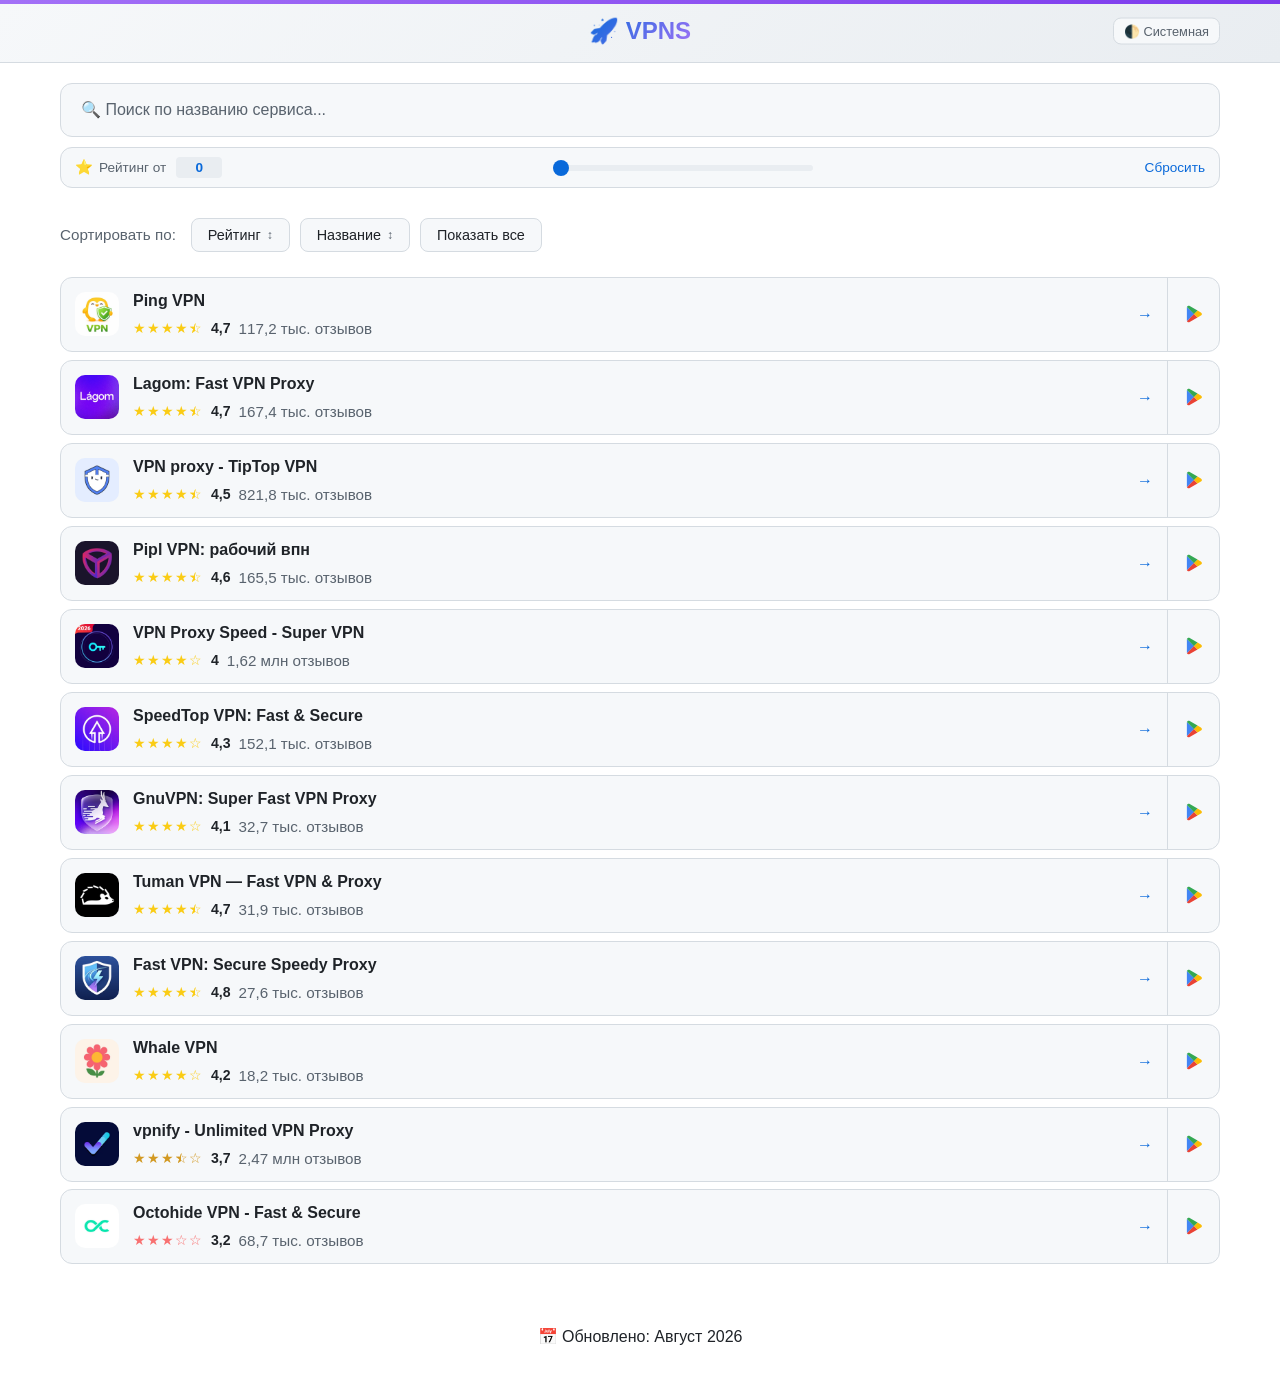
<file: index.html>
<!DOCTYPE html>
<html lang="ru">
<head>
    <meta charset="UTF-8">
    <meta name="viewport" content="width=device-width, initial-scale=1.0">
    <title>Сравнение VPN сервисов - Результаты тестирования</title>
    <meta name="description" content="Сравнение скорости VPN сервисов: скачивание и загрузка данных">
    <meta property="og:title" content="VPNS - Сравнение VPN сервисов">
    <meta property="og:type" content="website">
<link rel="icon" href="assets/favicon.ico" type="image/x-icon">
<script>
// Ранняя установка темы, чтобы не было вспышки неправильной темы
(function () {
    try {
        var m = localStorage.getItem('theme');
        var light = window.matchMedia('(prefers-color-scheme: light)').matches;
        document.documentElement.dataset.theme = m === 'light' || (m !== 'dark' && light) ? 'light' : 'dark';
    } catch (e) { /* без localStorage остаётся тёмная */ }
})();
</script>
<link rel="stylesheet" href="css/main.css">
</head>
<body>
    <header class="header">
        <div class="container header-inner">
            <h1>🚀 VPNS</h1>
            <button id="theme-toggle" class="theme-toggle" type="button"></button>
        </div>
    </header>

    <main class="main">
        <div class="container">
            <div class="filter-row">
                <div class="search-container">
                    <input 
                        type="text" 
                        id="search" 
                        placeholder="🔍 Поиск по названию сервиса..."
                        autocomplete="off"
                    >
                </div>

                <div class="filter-container">
                    <div id="filter-content" class="filter-content">
                        <span class="range-name">
                            <span class="rating-stars-filter">⭐</span> Рейтинг от
                        </span>
                        <input type="number" id="rating-value" class="range-value" min="0" max="5" step="0.1" inputmode="decimal" value="0">
                        <input type="range" id="rating-filter" class="range-slider" min="0" max="5" step="0.1" value="0">
                        <button id="reset-filters-btn" class="reset-filters-btn">Сбросить</button>
                    </div>
                </div>
            </div>

            <div class="sort-container">
                <span class="sort-label">Сортировать по:</span>
                <div class="sort-buttons">
                    <button data-sort="rating" class="sort-btn sortable">
                        <span class="th-content">
                            Рейтинг
                            <span class="sort-icon">↕</span>
                        </span>
                    </button>
                    <button data-sort="name" class="sort-btn sortable">
                        <span class="th-content">
                            Название
                            <span class="sort-icon">↕</span>
                        </span>
                    </button>
                    <button id="show-all-btn" class="sort-btn">
                        <span class="th-content">
                            Показать все
                        </span>
                    </button>
                </div>
            </div>

            <div class="cards-container" id="cards-container">
                <!-- Карточки загрузятся через JavaScript -->
            </div>

            <footer class="footer">
                <div class="footer-content">
                    <span id="last-updated">📅 Обновлено: Февраль 2025</span>
                </div>
            </footer>


        </div>
    </main>

    <script type="module" src="js/theme.js"></script>
    <script type="module" src="js/main.js"></script>
</body>
</html>
</file>
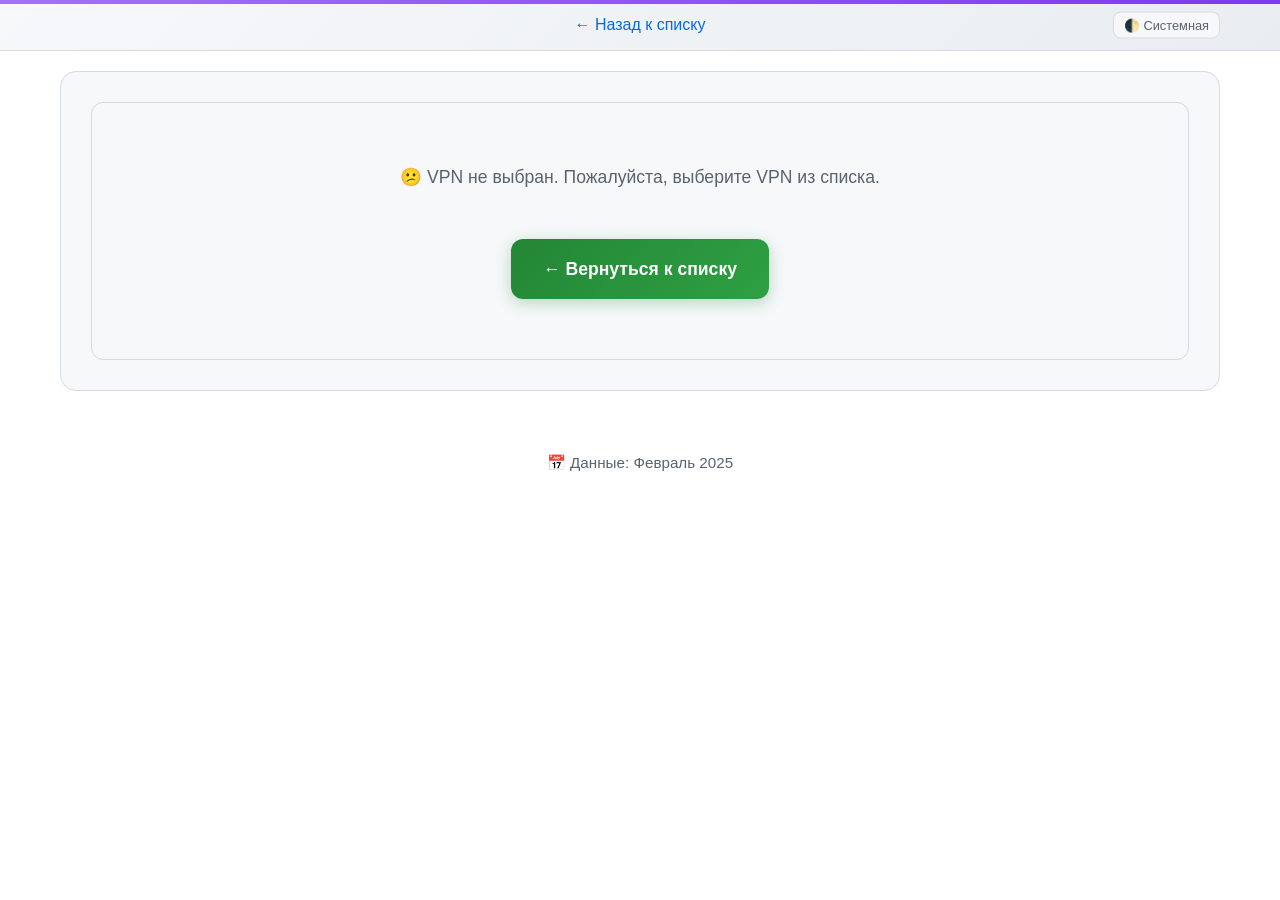
<file: detail.html>
<!DOCTYPE html>
<html lang="ru">
<head>
    <meta charset="UTF-8">
    <meta name="viewport" content="width=device-width, initial-scale=1.0">
    <title id="page-title">VPN Speed Test</title>
    <meta name="description" content="Подробная информация о VPN сервисе">
<link rel="icon" href="assets/favicon.ico" type="image/x-icon">
<script>
(function () {
    try {
        var m = localStorage.getItem('theme');
        var light = window.matchMedia('(prefers-color-scheme: light)').matches;
        document.documentElement.dataset.theme = m === 'light' || (m !== 'dark' && light) ? 'light' : 'dark';
    } catch (e) { /* без localStorage остаётся тёмная */ }
})();
</script>
<link rel="stylesheet" href="css/main.css">
</head>
<body>
    <header class="header">
        <div class="container header-inner">
            <a href="index.html" class="back-link">← Назад к списку</a>
            <button id="theme-toggle" class="theme-toggle" type="button"></button>
        </div>
    </header>

    <main class="main">
        <div class="container">
            <div class="detail-card" id="vpn-content">
                <!-- Контент загрузится через JavaScript -->
            </div>
        </div>
    </main>

    <footer class="footer">
        <div class="container">
            <p id="footer-date">📅 Данные: Февраль 2025</p>
        </div>
    </footer>

    <script type="module" src="js/theme.js"></script>
    <script type="module" src="js/utils-shared.js"></script>
    <script type="module" src="vpn-detail.js"></script>
</body>
</html>
</file>
<file: css/main.css>
/* ================================
   Main CSS - Imports all modules
   ================================ */

/* Variables & Reset */
@import 'variables.css';
@import 'reset.css';

/* Components */
@import 'header.css';
@import 'cards.css';
@import 'legend.css';
@import 'search.css';
@import 'filter.css';
@import 'detail.css';

/* Responsive */
@import 'responsive.css';
</file>
